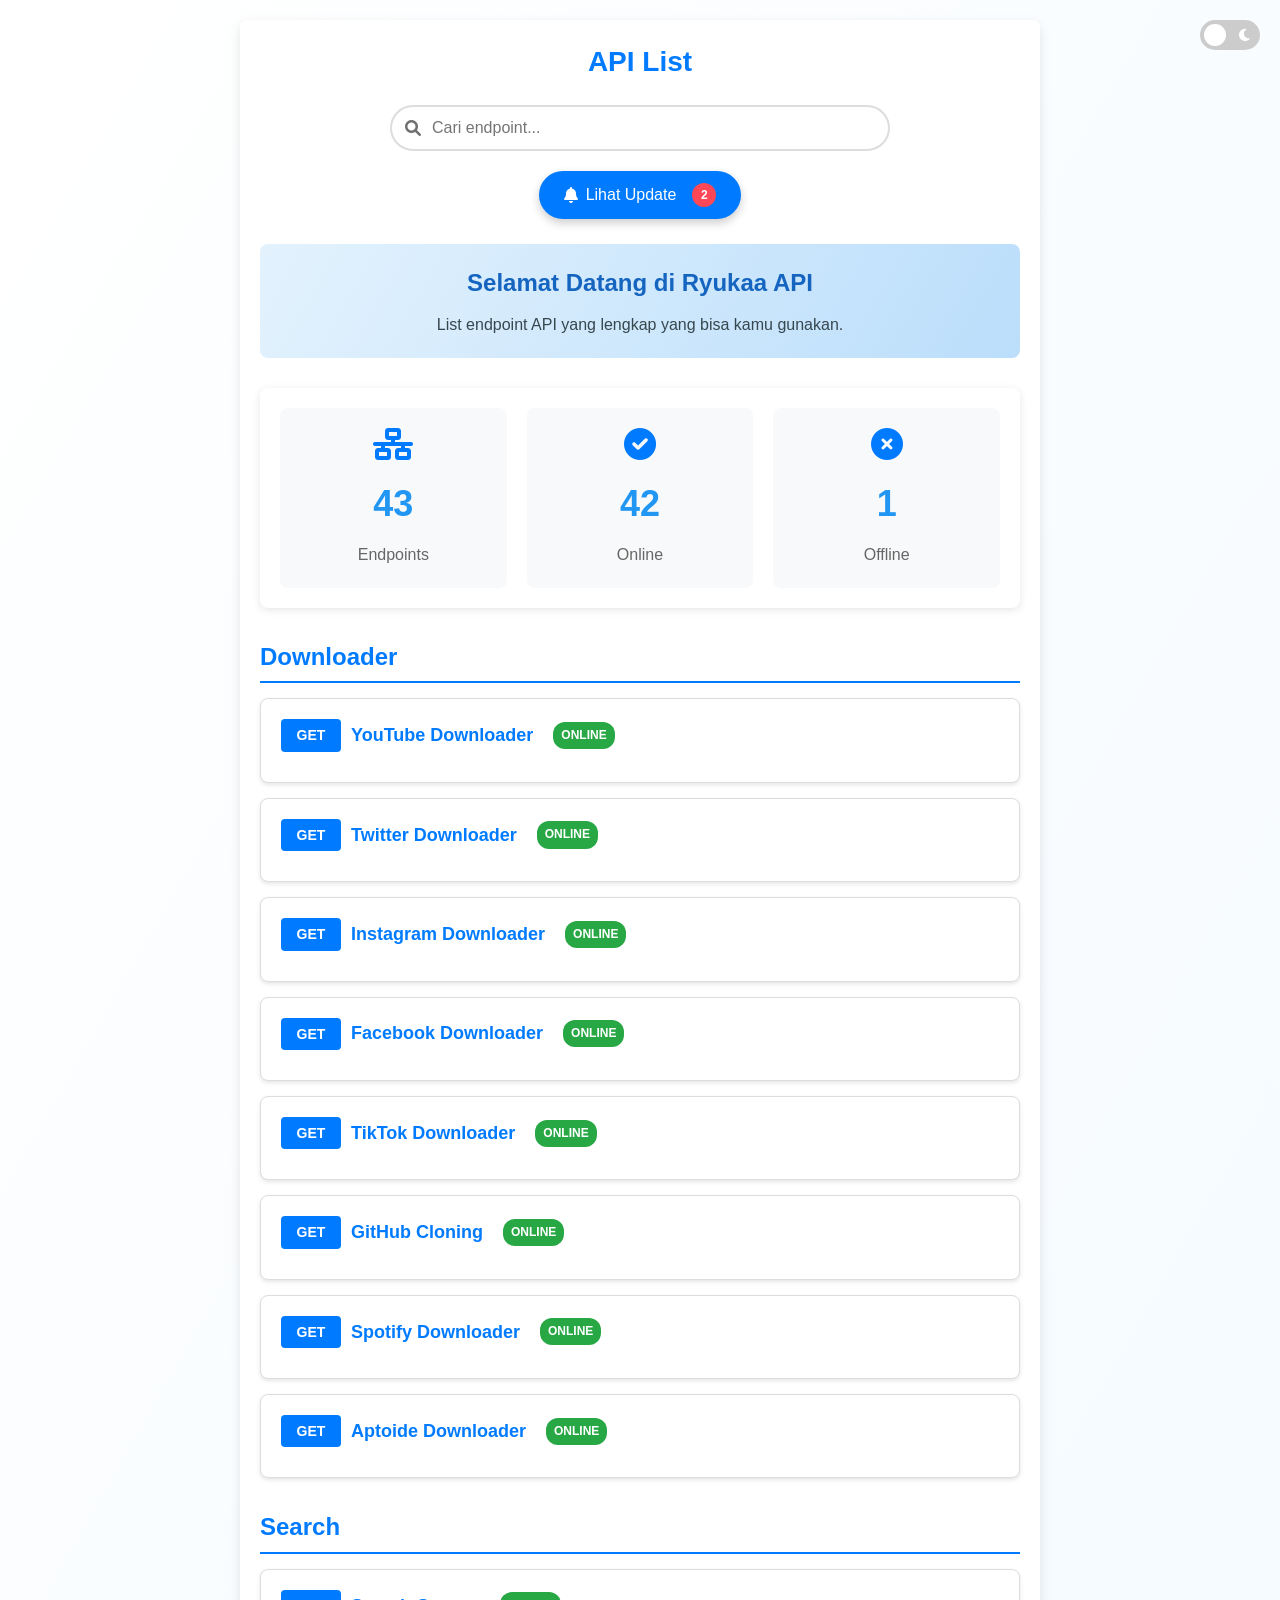
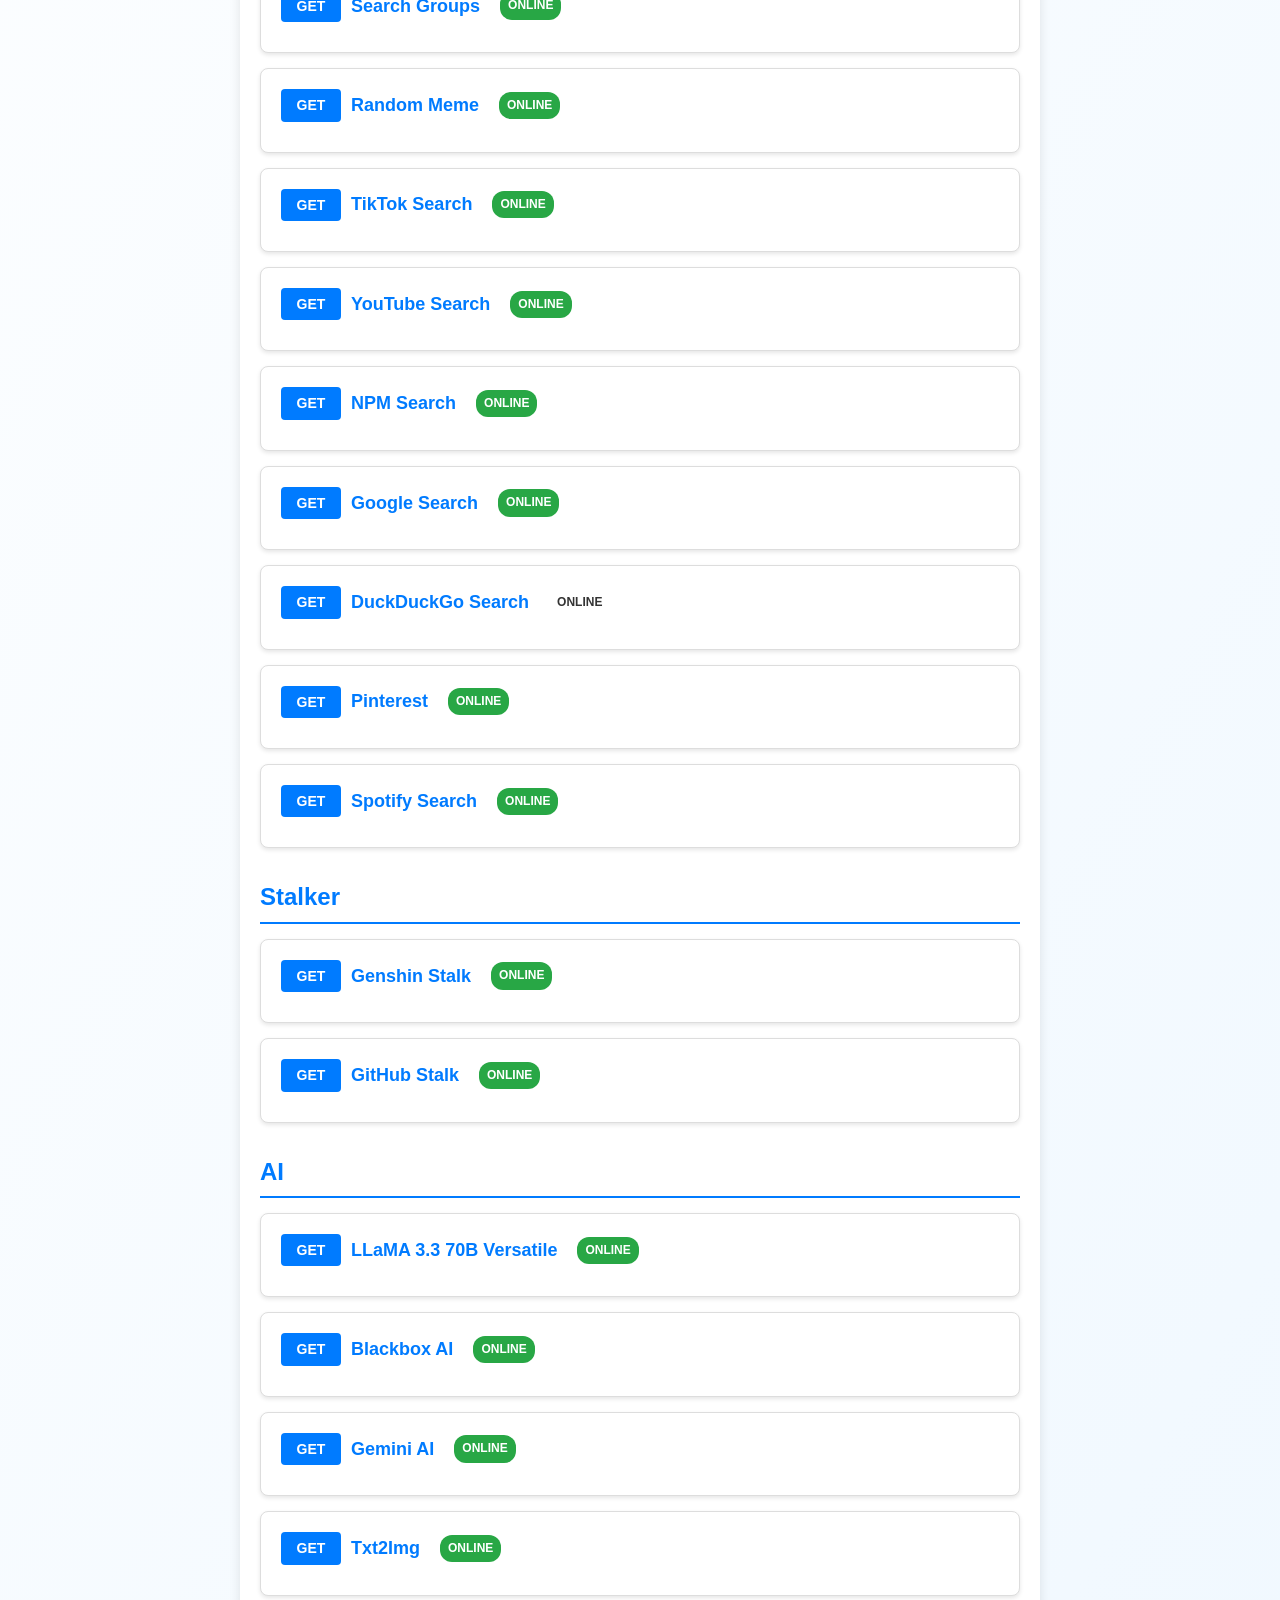
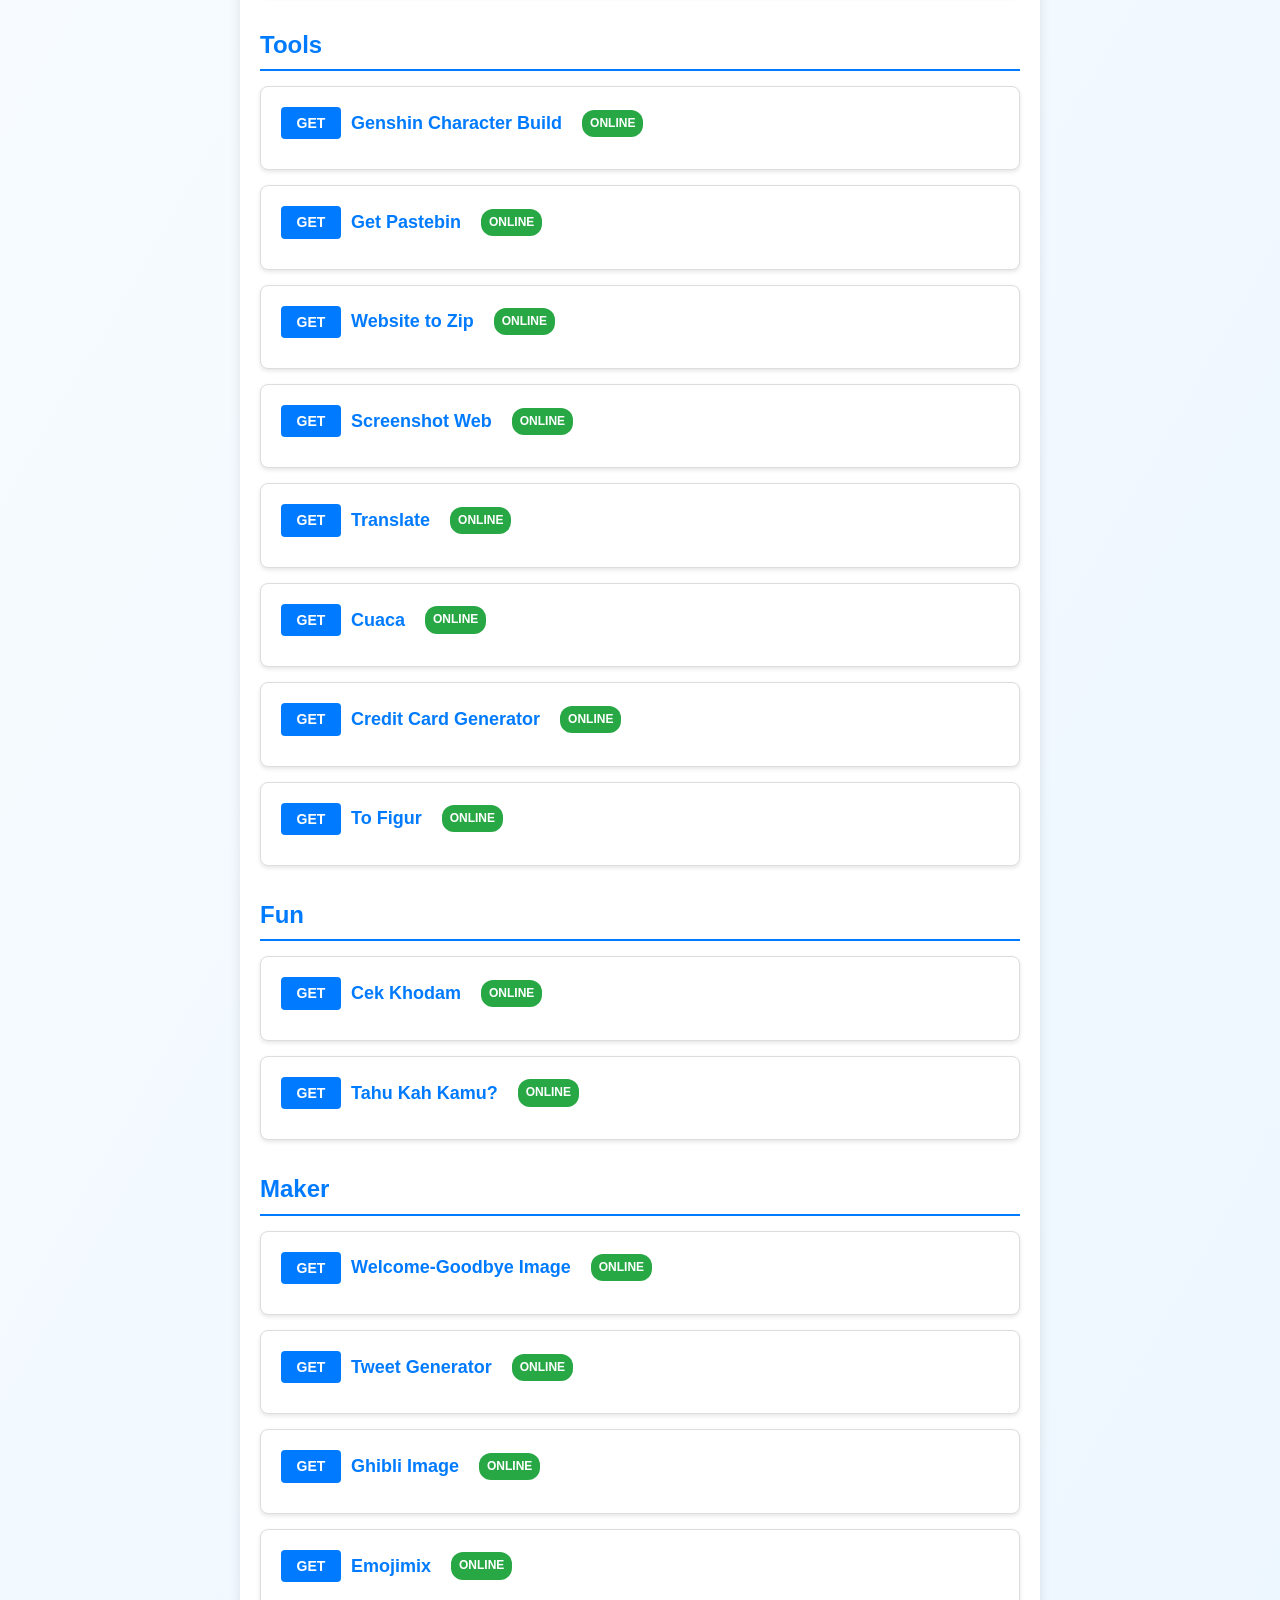
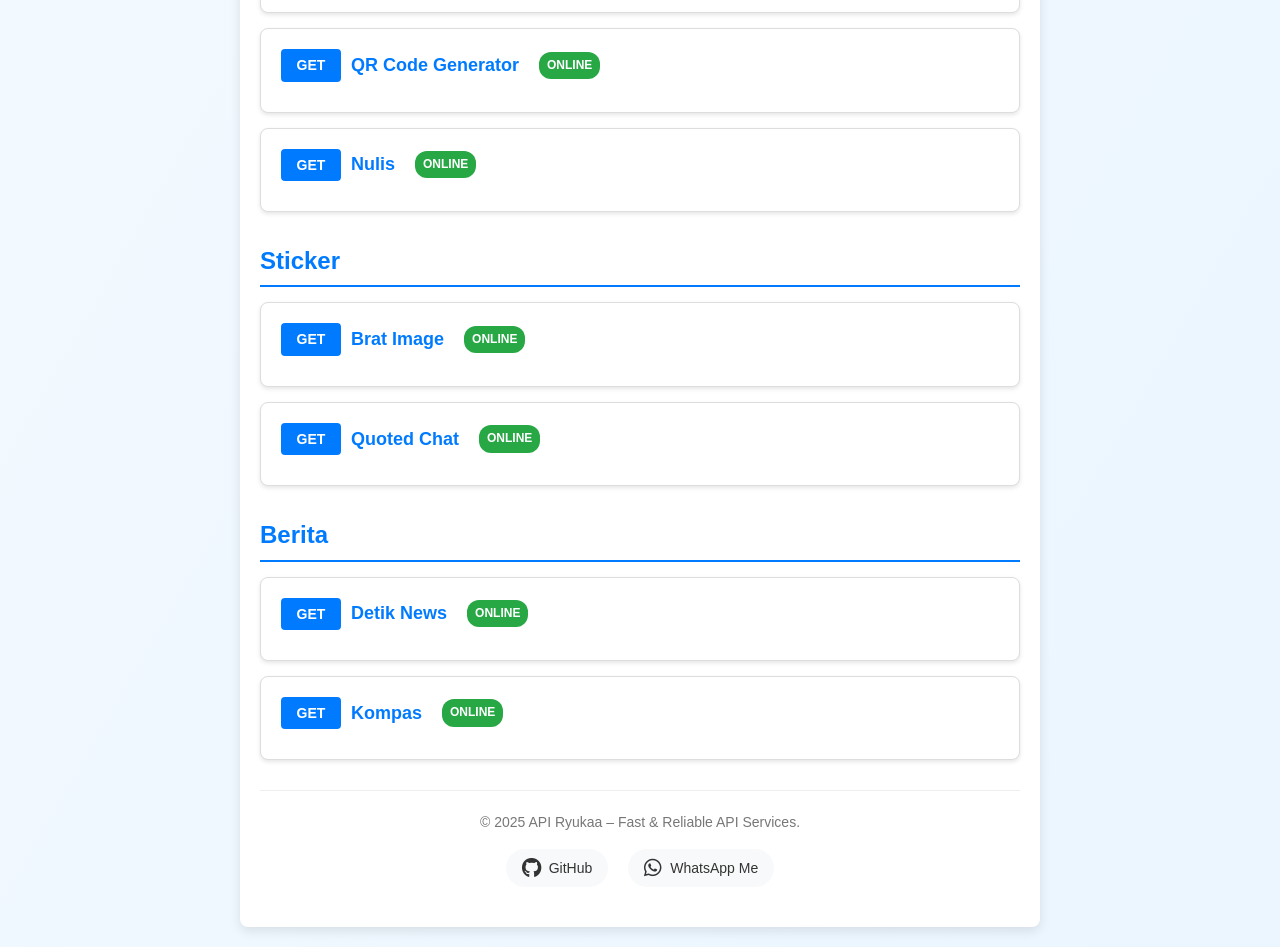
<file: public/index.html>
<!DOCTYPE html>
<html lang="id">
<head>
    <meta charset="UTF-8">
    <meta name="viewport" content="width=device-width, initial-scale=1.0">

    <title>Ryukaa API - Fast & Reliable</title>
    <meta name="description" content="Dokumentasi lengkap API dari Ryukaa. Cepat, aman, dan terpercaya. Coba berbagai endpoint sekarang!">
    <meta name="robots" content="index, follow">

    <meta property="og:title" content="Ryukaa API - Fast & Reliable">
    <meta property="og:description" content="Dokumentasi lengkap API dari Ryukaa. Cepat, aman, dan terpercaya!">
    <meta property="og:image" content="https://files.catbox.moe/2ybrj7.jpg">
    <meta property="og:url" content="https://api.Ryukaa.my.id">
    <meta property="og:type" content="website">

    <script type="application/ld+json">
        {
            "@context": "https://schema.org",
            "@type": "WebSite",
            "name": "Ryukaa API",
            "url": "https://api-ryukaa.vercel.app",
            "description": "Dokumentasi lengkap dan realtime dari Ryukaa API. Aman, cepat, dan terpercaya.",
            "publisher": {
                "@type": "Organization",
                "name": "Ryukaa"
            }
        }
    </script>

    <link rel="apple-touch-icon" sizes="180x180" href="/favicon/apple-touch-icon.png">
    <link rel="icon" type="image/png" sizes="32x32" href="/favicon/favicon-32x32.png">
    <link rel="icon" type="image/png" sizes="16x16" href="/favicon/favicon-16x16.png">
    <link rel="manifest" href="/favicon/site.webmanifest">

    <link rel="stylesheet"
          href="https://cdnjs.cloudflare.com/ajax/libs/font-awesome/6.0.0-beta3/css/all.min.css">
    <link rel="stylesheet" href="styles.css">
</head>

<body>

    <div class="loading-screen">
        <div class="loading-content">
            <div class="loading-spinner"></div>
            <div class="loading-text">Loading Ryukaa API...</div>
        </div>
    </div>

    <div class="menu-btn">
        <div class="bar"></div>
        <div class="bar"></div>
        <div class="bar"></div>
    </div>

    <div class="category-panel">
        <div class="panel-header">
            <h3>Kategori API</h3>
            <span class="close-btn">×</span>
        </div>
        <div class="category-list"></div>
    </div>

    <div class="changelog-popup" id="changelogPopup">
        <div class="popup-content">
            <div class="popup-header">
                <h3>Update Terbaru</h3>
                <span class="close-popup">×</span>
            </div>
            <div class="popup-body" id="changelogList"></div>
            <div class="popup-footer">
                <button id="markAsRead">Tandai Sudah Dibaca</button>
            </div>
        </div>
    </div>

    <div class="container">

        <h1>API List</h1>

        <div class="search-container">
            <input type="text" id="search-input" placeholder="Cari endpoint...">
            <i class="fas fa-search"></i>
        </div>

        <div class="changelog-btn-container">
            <button id="showChangelog" class="changelog-btn">
                <i class="fas fa-bell"></i>
                Lihat Update
                <span class="notification-badge">3</span>
            </button>
        </div>

        <div class="welcome-section">
            <h2>Selamat Datang di Ryukaa API</h2>
            <p>List endpoint API yang lengkap yang bisa kamu gunakan.</p>
        </div>

        <div class="statistics">
            <div class="stat-item">
                <i class="fas fa-network-wired"></i>
                <span id="total-endpoints">0</span>
                <p>Endpoints</p>
            </div>

            <div class="stat-item">
                <i class="fas fa-check-circle"></i>
                <span id="online-endpoints">0</span>
                <p>Online</p>
            </div>

            <div class="stat-item">
                <i class="fas fa-times-circle"></i>
                <span id="offline-endpoints">0</span>
                <p>Offline</p>
            </div>
        </div>

        <div id="api-categories"></div>

        <footer>
            <div class="footer-content">
                <div class="copyright">
                    © 2025 API Ryukaa – Fast & Reliable API Services.
                </div>

                <div class="social-links">
                    <a href="https://github.com/RyanGanteng" target="_blank" class="social-link">
                        <i class="fab fa-github"></i>
                        <span>GitHub</span>
                    </a>

                    <a href="https://wa.me/6283830161554?text=hai%20ganteng" target="_blank" class="social-link">
                        <i class="fab fa-whatsapp"></i>
                        <span>WhatsApp Me</span>
                    </a>
                </div>
            </div>
        </footer>

    </div>

    <div class="api-modal" id="apiModal">
        <div class="modal-content">

            <div class="modal-header">
                <h3 id="modalTitle">API Tester</h3>
                <span class="close-modal">×</span>
            </div>

            <div class="modal-body">

                <div class="tester-controls">
                    <select class="tester-method">
                        <option value="GET">GET</option>
                    </select>

                    <input type="text" class="tester-url" placeholder="API Endpoint...">

                    <button class="send-btn">
                        <i class="fas fa-paper-plane"></i> Send Request
                    </button>
                </div>

                <div class="params-container"></div>

                <div class="response-container">
                    <div class="response-meta">
                        <div class="response-status"></div>
                        <div class="response-time"></div>
                    </div>

                    <div class="response-output">

                        <div class="loading-indicator">
                            <div class="loading-spinner"></div>
                            <span class="loading-text">Memproses permintaan...</span>
                        </div>

                        <div class="response-content"></div>

                    </div>
                </div>

            </div>

        </div>
    </div>

    <script src="script.js"></script>

</body>
</html>
</file>
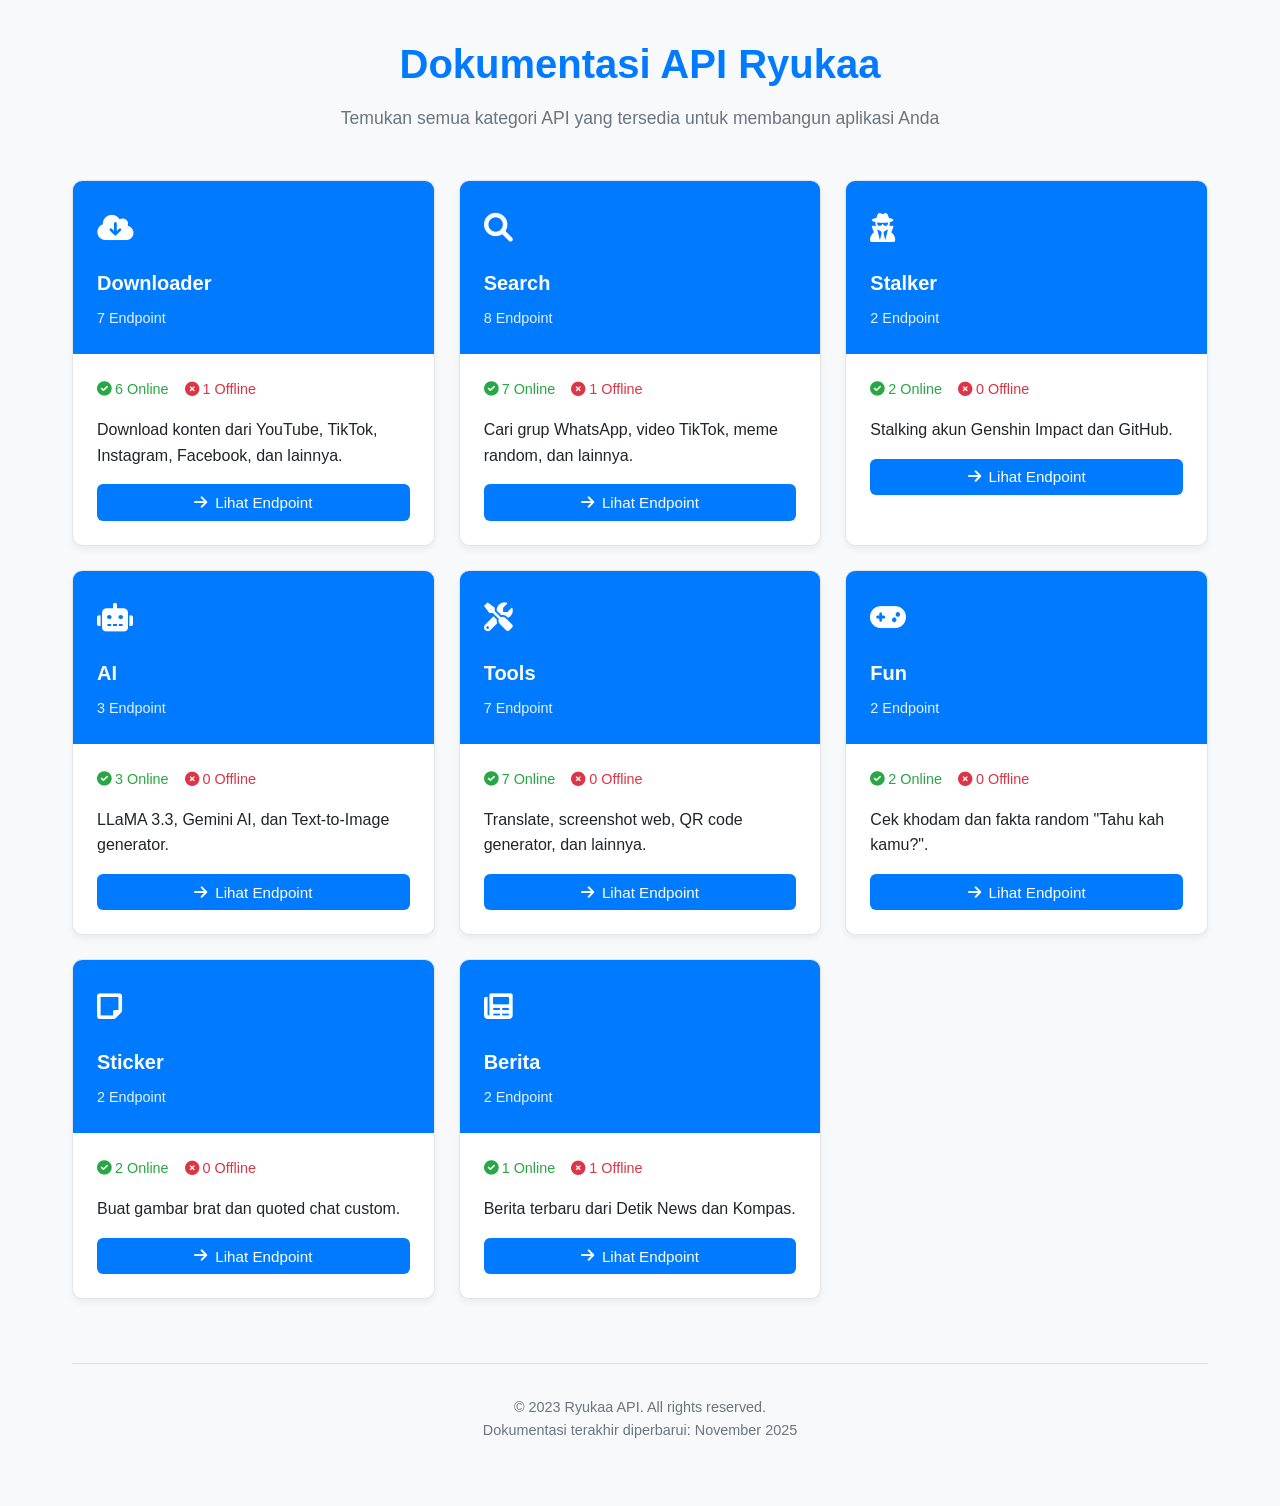
<file: public/documentation.html>
<!DOCTYPE html>
<html lang="id">
<head>
    <meta charset="UTF-8">
    <meta name="viewport" content="width=device-width, initial-scale=1.0">
    <title>Dokumentasi API | Ryukaa</title>
    <link rel="stylesheet" href="https://cdnjs.cloudflare.com/ajax/libs/font-awesome/6.0.0-beta3/css/all.min.css">
    <style>
        :root {
            --primary: #007bff;
            --primary-dark: #0056b3;
            --primary-light: #e7f1ff;
            --dark: #212529;
            --light: #f8f9fa;
            --gray: #6c757d;
            --success: #28a745;
            --danger: #dc3545;
            --white: #ffffff;
        }

        * {
            margin: 0;
            padding: 0;
            box-sizing: border-box;
        }

        body {
            font-family: 'Segoe UI', Tahoma, Geneva, Verdana, sans-serif;
            background-color: var(--light);
            color: var(--dark);
            line-height: 1.6;
        }

        .container {
            max-width: 1200px;
            margin: 0 auto;
            padding: 2rem;
        }

        header {
            text-align: center;
            margin-bottom: 3rem;
            position: relative;
        }

        h1 {
            font-size: 2.5rem;
            color: var(--primary);
            margin-bottom: 0.5rem;
        }

        .subtitle {
            color: var(--gray);
            font-size: 1.1rem;
            max-width: 600px;
            margin: 0 auto;
        }

        .category-grid {
            display: grid;
            grid-template-columns: repeat(auto-fill, minmax(280px, 1fr));
            gap: 1.5rem;
            margin-top: 2rem;
        }

        .category-card {
            background: var(--white);
            border-radius: 10px;
            overflow: hidden;
            box-shadow: 0 4px 6px rgba(0, 0, 0, 0.05);
            transition: all 0.3s ease;
            border: 1px solid rgba(0, 0, 0, 0.1);
        }

        .category-card:hover {
            transform: translateY(-5px);
            box-shadow: 0 10px 15px rgba(0, 0, 0, 0.1);
        }

        .category-header {
            padding: 1.5rem;
            background: var(--primary);
            color: white;
            position: relative;
        }

        .category-icon {
            font-size: 1.8rem;
            margin-bottom: 1rem;
            color: white;
        }

        .category-title {
            font-size: 1.25rem;
            font-weight: 600;
            margin-bottom: 0.5rem;
        }

        .category-count {
            font-size: 0.9rem;
            opacity: 0.9;
        }

        .category-body {
            padding: 1.5rem;
        }

        .endpoint-count {
            display: flex;
            align-items: center;
            margin-bottom: 1rem;
            font-size: 0.9rem;
        }

        .online-count {
            color: var(--success);
            font-weight: 500;
            margin-right: 1rem;
        }

        .offline-count {
            color: var(--danger);
            font-weight: 500;
        }

        .view-btn {
            display: inline-flex;
            align-items: center;
            padding: 0.6rem 1.2rem;
            background: var(--primary);
            color: white;
            border-radius: 6px;
            text-decoration: none;
            font-weight: 500;
            transition: all 0.2s ease;
            border: none;
            cursor: pointer;
            width: 100%;
            justify-content: center;
            margin-top: 1rem;
            font-size: 0.95rem;
        }

        .view-btn:hover {
            background: var(--primary-dark);
            transform: translateY(-2px);
            box-shadow: 0 4px 8px rgba(0, 0, 0, 0.1);
        }

        .view-btn i {
            margin-right: 0.5rem;
        }

        footer {
            text-align: center;
            margin-top: 4rem;
            padding: 2rem 0;
            color: var(--gray);
            font-size: 0.9rem;
            border-top: 1px solid rgba(0, 0, 0, 0.1);
        }

        /* Animations */
        @keyframes fadeIn {
            from { opacity: 0; transform: translateY(20px); }
            to { opacity: 1; transform: translateY(0); }
        }

        .category-card {
            animation: fadeIn 0.5s ease forwards;
            opacity: 0;
        }

        .category-card:nth-child(1) { animation-delay: 0.1s; }
        .category-card:nth-child(2) { animation-delay: 0.2s; }
        .category-card:nth-child(3) { animation-delay: 0.3s; }
        .category-card:nth-child(4) { animation-delay: 0.4s; }
        .category-card:nth-child(5) { animation-delay: 0.5s; }
        .category-card:nth-child(6) { animation-delay: 0.6s; }
        .category-card:nth-child(7) { animation-delay: 0.7s; }
        .category-card:nth-child(8) { animation-delay: 0.8s; }

        /* Responsive */
        @media (max-width: 768px) {
            .container {
                padding: 1.5rem;
            }
            
            h1 {
                font-size: 2rem;
            }
            
            .category-grid {
                grid-template-columns: 1fr;
            }
        }
    </style>
</head>
<body>
    <div class="container">
        <header>
            <h1>Dokumentasi API Ryukaa</h1>
            <p class="subtitle">Temukan semua kategori API yang tersedia untuk membangun aplikasi Anda</p>
        </header>

        <div class="category-grid">
            <!-- Downloader -->
            <div class="category-card">
                <div class="category-header">
                    <div class="category-icon">
                        <i class="fas fa-cloud-download-alt"></i>
                    </div>
                    <h3 class="category-title">Downloader</h3>
                    <div class="category-count">7 Endpoint</div>
                </div>
                <div class="category-body">
                    <div class="endpoint-count">
                        <span class="online-count"><i class="fas fa-check-circle"></i> 6 Online</span>
                        <span class="offline-count"><i class="fas fa-times-circle"></i> 1 Offline</span>
                    </div>
                    <p>Download konten dari YouTube, TikTok, Instagram, Facebook, dan lainnya.</p>
                    <button class="view-btn" onclick="showCategory('downloader')">
                        <i class="fas fa-arrow-right"></i> Lihat Endpoint
                    </button>
                </div>
            </div>

            <!-- Search -->
            <div class="category-card">
                <div class="category-header">
                    <div class="category-icon">
                        <i class="fas fa-search"></i>
                    </div>
                    <h3 class="category-title">Search</h3>
                    <div class="category-count">8 Endpoint</div>
                </div>
                <div class="category-body">
                    <div class="endpoint-count">
                        <span class="online-count"><i class="fas fa-check-circle"></i> 7 Online</span>
                        <span class="offline-count"><i class="fas fa-times-circle"></i> 1 Offline</span>
                    </div>
                    <p>Cari grup WhatsApp, video TikTok, meme random, dan lainnya.</p>
                    <button class="view-btn" onclick="showCategory('search')">
                        <i class="fas fa-arrow-right"></i> Lihat Endpoint
                    </button>
                </div>
            </div>

            <!-- Stalker -->
            <div class="category-card">
                <div class="category-header">
                    <div class="category-icon">
                        <i class="fas fa-user-secret"></i>
                    </div>
                    <h3 class="category-title">Stalker</h3>
                    <div class="category-count">2 Endpoint</div>
                </div>
                <div class="category-body">
                    <div class="endpoint-count">
                        <span class="online-count"><i class="fas fa-check-circle"></i> 2 Online</span>
                        <span class="offline-count"><i class="fas fa-times-circle"></i> 0 Offline</span>
                    </div>
                    <p>Stalking akun Genshin Impact dan GitHub.</p>
                    <button class="view-btn" onclick="showCategory('stalker')">
                        <i class="fas fa-arrow-right"></i> Lihat Endpoint
                    </button>
                </div>
            </div>

            <!-- AI -->
            <div class="category-card">
                <div class="category-header">
                    <div class="category-icon">
                        <i class="fas fa-robot"></i>
                    </div>
                    <h3 class="category-title">AI</h3>
                    <div class="category-count">3 Endpoint</div>
                </div>
                <div class="category-body">
                    <div class="endpoint-count">
                        <span class="online-count"><i class="fas fa-check-circle"></i> 3 Online</span>
                        <span class="offline-count"><i class="fas fa-times-circle"></i> 0 Offline</span>
                    </div>
                    <p>LLaMA 3.3, Gemini AI, dan Text-to-Image generator.</p>
                    <button class="view-btn" onclick="showCategory('ai')">
                        <i class="fas fa-arrow-right"></i> Lihat Endpoint
                    </button>
                </div>
            </div>

            <!-- Tools -->
            <div class="category-card">
                <div class="category-header">
                    <div class="category-icon">
                        <i class="fas fa-tools"></i>
                    </div>
                    <h3 class="category-title">Tools</h3>
                    <div class="category-count">7 Endpoint</div>
                </div>
                <div class="category-body">
                    <div class="endpoint-count">
                        <span class="online-count"><i class="fas fa-check-circle"></i> 7 Online</span>
                        <span class="offline-count"><i class="fas fa-times-circle"></i> 0 Offline</span>
                    </div>
                    <p>Translate, screenshot web, QR code generator, dan lainnya.</p>
                    <button class="view-btn" onclick="showCategory('tools')">
                        <i class="fas fa-arrow-right"></i> Lihat Endpoint
                    </button>
                </div>
            </div>

            <!-- Fun -->
            <div class="category-card">
                <div class="category-header">
                    <div class="category-icon">
                        <i class="fas fa-gamepad"></i>
                    </div>
                    <h3 class="category-title">Fun</h3>
                    <div class="category-count">2 Endpoint</div>
                </div>
                <div class="category-body">
                    <div class="endpoint-count">
                        <span class="online-count"><i class="fas fa-check-circle"></i> 2 Online</span>
                        <span class="offline-count"><i class="fas fa-times-circle"></i> 0 Offline</span>
                    </div>
                    <p>Cek khodam dan fakta random "Tahu kah kamu?".</p>
                    <button class="view-btn" onclick="showCategory('fun')">
                        <i class="fas fa-arrow-right"></i> Lihat Endpoint
                    </button>
                </div>
            </div>

            <!-- Sticker -->
            <div class="category-card">
                <div class="category-header">
                    <div class="category-icon">
                        <i class="fas fa-sticky-note"></i>
                    </div>
                    <h3 class="category-title">Sticker</h3>
                    <div class="category-count">2 Endpoint</div>
                </div>
                <div class="category-body">
                    <div class="endpoint-count">
                        <span class="online-count"><i class="fas fa-check-circle"></i> 2 Online</span>
                        <span class="offline-count"><i class="fas fa-times-circle"></i> 0 Offline</span>
                    </div>
                    <p>Buat gambar brat dan quoted chat custom.</p>
                    <button class="view-btn" onclick="showCategory('sticker')">
                        <i class="fas fa-arrow-right"></i> Lihat Endpoint
                    </button>
                </div>
            </div>

            <!-- Berita -->
            <div class="category-card">
                <div class="category-header">
                    <div class="category-icon">
                        <i class="fas fa-newspaper"></i>
                    </div>
                    <h3 class="category-title">Berita</h3>
                    <div class="category-count">2 Endpoint</div>
                </div>
                <div class="category-body">
                    <div class="endpoint-count">
                        <span class="online-count"><i class="fas fa-check-circle"></i> 1 Online</span>
                        <span class="offline-count"><i class="fas fa-times-circle"></i> 1 Offline</span>
                    </div>
                    <p>Berita terbaru dari Detik News dan Kompas.</p>
                    <button class="view-btn" onclick="showCategory('berita')">
                        <i class="fas fa-arrow-right"></i> Lihat Endpoint
                    </button>
                </div>
            </div>
        </div>

        <footer>
            <p>© 2023 Ryukaa API. All rights reserved.</p>
            <p>Dokumentasi terakhir diperbarui: November 2025</p>
        </footer>
    </div>

    <script>
        function showCategory(category) {
            // Redirect ke halaman utama dengan hash category
            window.location.href = `/#${category}`;
            
            // Atau bisa diubah untuk menampilkan modal jika diperlukan
            // console.log(`Menampilkan kategori: ${category}`);
        }

        // Animasi hover card
        document.querySelectorAll('.category-card').forEach(card => {
            card.addEventListener('mouseenter', function() {
                this.style.boxShadow = '0 10px 20px rgba(0, 0, 0, 0.15)';
            });
            
            card.addEventListener('mouseleave', function() {
                this.style.boxShadow = '0 4px 6px rgba(0, 0, 0, 0.05)';
            });
        });
    </script>
</body>
</html>
</file>
<file: public/styles.css>
:root {
    --primary-color: #007bff;
    --primary-hover: #0056b3;
    --text-color: #333;
    --background-color: #ffffff;
    --background-gradient-start: #ffffff;
    --background-gradient-middle: #d6ecff;
    --background-gradient-end: #ffffff;
    --container-bg: #fff;
    --container-shadow: rgba(0, 0, 0, 0.1);
    --item-border: #ddd;
    --item-hover-shadow: rgba(0, 0, 0, 0.2);
    --description-bg: #f9f9f9;
    --endpoint-bg: #f1f1f1;
    --endpoint-color: #333;
    --footer-border: #eee;
    --social-bg: #f8f9fa;
    --social-color: #333;
    --wave-color-1: rgba(220, 240, 255, 0.6);
    --wave-color-2: rgba(200, 230, 255, 0.8);
    --wave-color-3: rgba(180, 220, 255, 0.9);
    --stat-bg: #f8f9fa;
    --stat-color: #2196f3;
    --stat-text: #666;
    --welcome-bg: linear-gradient(120deg, #e3f2fd, #bbdefb);
    --welcome-title: #1565c0;
    --welcome-text: #37474f;
    --copyright-color: #777;
}

.dark-theme {
    --primary-color: #2196f3;
    --primary-hover: #64b5f6;
    --text-color: #e0e0e0;
    --background-color: #121212;
    --background-gradient-start: #121212;
    --background-gradient-middle: #1f2937;
    --background-gradient-end: #121212;
    --container-bg: #1e1e1e;
    --container-shadow: rgba(0, 0, 0, 0.3);
    --item-border: #333;
    --item-hover-shadow: rgba(0, 0, 0, 0.5);
    --description-bg: #252525;
    --endpoint-bg: #2a2a2a;
    --endpoint-color: #e0e0e0;
    --footer-border: #333;
    --social-bg: #252525;
    --social-color: #e0e0e0;
    --wave-color-1: rgba(33, 150, 243, 0.2);
    --wave-color-2: rgba(33, 150, 243, 0.15);
    --wave-color-3: rgba(33, 150, 243, 0.1);
    --stat-bg: #252525;
    --stat-color: #64b5f6;
    --stat-text: #bdbdbd;
    --welcome-bg: linear-gradient(120deg, #1a237e, #0d47a1);
    --welcome-title: #90caf9;
    --welcome-text: #e1f5fe;
    --copyright-color: #aaa;
}

* {
    margin: 0;
    padding: 0;
    box-sizing: border-box;
    font-family: 'Segoe UI', Tahoma, Geneva, Verdana, sans-serif;
    transition: background-color 0.3s, color 0.3s, border-color 0.3s, box-shadow 0.3s;
}

body {
    background: linear-gradient(120deg, var(--background-gradient-start), var(--background-gradient-middle), var(--background-gradient-end));
    background-size: 400% 400%; /* Perbesar ukuran gradasi */
    color: var(--text-color);
    line-height: 1.6;
    padding: 20px;
    font-family: Arial, sans-serif;
    position: relative;
    min-height: 100vh;
    animation: gradientBackground 10s ease infinite; /* Animasi gradasi */
}

@keyframes gradientBackground {
    0% {
        background-position: 0% 50%; /* Posisi awal gradasi */
    }
    50% {
        background-position: 100% 50%; /* Posisi tengah gradasi */
    }
    100% {
        background-position: 0% 50%; /* Kembali ke posisi awal */
    }
}

/* Loading Screen Styles */
.loading-screen {
    position: fixed;
    top: 0;
    left: 0;
    width: 100%;
    height: 100%;
    background-color: var(--container-bg);
    display: flex;
    justify-content: center;
    align-items: center;
    z-index: 9999;
    opacity: 1;
    transition: opacity 0.5s ease;
}

.loading-screen.hidden {
    opacity: 0;
    pointer-events: none;
}

.loading-content {
    text-align: center;
}

.loading-spinner {
    width: 50px;
    height: 50px;
    border: 5px solid var(--primary-color);
    border-top-color: transparent;
    border-radius: 50%;
    animation: spin 1s linear infinite;
    margin: 0 auto 20px;
}

.loading-text {
    font-size: 18px;
    color: var(--text-color);
    font-weight: 500;
}

@keyframes spin {
    to {
        transform: rotate(360deg);
    }
}

/* Tombol Hamburger */
.menu-btn {
  position: fixed;
  left: 20px;
  top: 20px;
  z-index: 1000;
  cursor: pointer;
  background: var(--container-bg);
  padding: 12px;
  border-radius: 8px;
  box-shadow: 0 2px 5px var(--container-shadow);
  display: none; /* Sembunyikan di desktop */
}

.menu-btn .bar {
  width: 25px;
  height: 3px;
  background: var(--primary-color);
  margin: 4px 0;
  transition: 0.3s;
}

/* Panel Kategori */
.category-panel {
  position: fixed;
  left: -300px;
  top: 0;
  width: 280px;
  height: 100%;
  background: var(--container-bg);
  box-shadow: 2px 0 5px var(--container-shadow);
  transition: 0.3s;
  z-index: 9999;
  overflow-y: auto;
}

.category-panel.active {
  left: 0;
}

.panel-header {
  display: flex;
  justify-content: space-between;
  align-items: center;
  padding: 20px;
  border-bottom: 1px solid var(--item-border);
}

.panel-header h3 {
  color: var(--primary-color);
  margin: 0;
}

.close-btn {
  font-size: 24px;
  cursor: pointer;
  color: var(--text-color);
}

.category-list {
  padding: 15px;
}

.category-link {
  display: block;
  padding: 12px;
  margin: 8px 0;
  border-radius: 6px;
  color: var(--text-color);
  text-decoration: none;
  background: var(--description-bg);
  transition: 0.2s;
}

.category-link:hover {
  background: var(--primary-color);
  color: white;
  transform: translateX(5px);
}

@media (max-width: 768px) {
  .menu-btn {
    display: block;
  }
}

html {
  scroll-behavior: smooth;
}

.wave-container {
    position: fixed;
    bottom: 0;
    left: 0;
    width: 100%;
    height: 20%;
    overflow: hidden;
    pointer-events: none;
    z-index: -1; /* Pastikan wave di belakang konten */
}

.wave {
    position: absolute;
    width: 200%;
    height: 100%;
    background: var(--wave-color-1);
    opacity: 0.8;
    transform: translateY(10px);
    animation: waveMove 6s linear infinite alternate;
}

.wave:nth-child(2) {
    background: var(--wave-color-2);
    height: 120%;
    animation-duration: 8s;
}

.wave:nth-child(3) {
    background: var(--wave-color-3);
    height: 140%;
    animation-duration: 10s;
}

@keyframes waveMove {
    0% { transform: translateX(-10%) translateY(10px); }
    100% { transform: translateX(10%) translateY(-10px); }
}

.container {
    max-width: 800px;
    margin: 0 auto;
    padding: 20px;
    background: var(--container-bg);
    border-radius: 8px;
    box-shadow: 0 4px 12px var(--container-shadow);
}

h1 {
    font-size: 28px;
    margin-bottom: 20px;
    color: var(--primary-color);
    text-align: center;
}

/* Changelog Button */
.changelog-btn-container {
    text-align: center;
    margin: 15px 0 25px;
}

.changelog-btn {
    background: var(--primary-color);
    color: white;
    border: none;
    border-radius: 25px;
    padding: 12px 25px;
    font-size: 16px;
    cursor: pointer;
    display: inline-flex;
    align-items: center;
    gap: 8px;
    transition: all 0.3s ease;
    box-shadow: 0 4px 10px rgba(0, 0, 0, 0.2);
}

.changelog-btn:hover {
    background: var(--primary-hover);
    transform: translateY(-2px);
    box-shadow: 0 6px 15px rgba(0, 0, 0, 0.25);
}

.notification-badge {
    background: #ff4757;
    color: white;
    border-radius: 50%;
    width: 24px;
    height: 24px;
    display: inline-flex;
    align-items: center;
    justify-content: center;
    font-size: 12px;
    font-weight: bold;
    margin-left: 8px;
}

/* Changelog Popup */
.changelog-popup {
    display: none;
    position: fixed;
    top: 0;
    left: 0;
    width: 100%;
    height: 100%;
    background: rgba(0, 0, 0, 0.7);
    z-index: 10000;
    align-items: center;
    justify-content: center;
}

.changelog-popup.active {
    display: flex;
}

.popup-content {
    background: var(--container-bg);
    border-radius: 12px;
    width: 90%;
    max-width: 500px;
    max-height: 80vh;
    display: flex;
    flex-direction: column;
    box-shadow: 0 10px 40px rgba(0, 0, 0, 0.2);
    overflow: hidden;
}

.popup-header {
    padding: 18px 24px;
    border-bottom: 1px solid var(--item-border);
    display: flex;
    justify-content: space-between;
    align-items: center;
    background: var(--primary-color);
    color: white;
}

.popup-header h3 {
    margin: 0;
    font-size: 1.3rem;
    font-weight: 600;
    color: white;
}

.close-popup {
    font-size: 24px;
    cursor: pointer;
    color: white;
    transition: transform 0.2s;
    padding: 4px;
}

.close-popup:hover {
    transform: scale(1.1);
}

.popup-body {
    padding: 20px;
    overflow-y: auto;
    flex-grow: 1;
}

.changelog-item {
    padding: 15px 0;
    border-bottom: 1px solid var(--item-border);
}

.changelog-item:last-child {
    border-bottom: none;
}

.changelog-date {
    font-weight: bold;
    color: var(--primary-color);
    margin-bottom: 5px;
}

.changelog-updates {
    padding-left: 20px;
}

.changelog-updates li {
    margin-bottom: 8px;
    line-height: 1.5;
}

.popup-footer {
    padding: 15px;
    border-top: 1px solid var(--item-border);
    text-align: center;
}

#markAsRead {
    padding: 10px 20px;
    background: var(--primary-color);
    color: white;
    border: none;
    border-radius: 5px;
    cursor: pointer;
    transition: all 0.3s ease;
}

#markAsRead:hover {
    background: var(--primary-hover);
}
   
   
/* Search Container */
.search-container {
  position: relative;
  margin: 20px auto;
  max-width: 500px;
}

#search-input {
  width: 100%;
  padding: 12px 20px;
  padding-left: 40px;
  border: 2px solid var(--item-border);
  border-radius: 25px;
  font-size: 16px;
  background: var(--container-bg);
  color: var(--text-color);
  outline: none;
  transition: border 0.3s;
}

#search-input:focus {
  border-color: var(--primary-color);
}

.search-container i {
  position: absolute;
  left: 15px;
  top: 50%;
  transform: translateY(-50%);
  color: var(--text-color);
  opacity: 0.7;
}

/* Gaya untuk Kategori */
.api-category {
    margin-bottom: 30px;
}

.api-category h2 {
    font-size: 24px;
    color: var(--primary-color);
    margin-bottom: 15px;
    border-bottom: 2px solid var(--primary-color);
    padding-bottom: 5px;
}

.api-list {
    display: flex;
    flex-direction: column;
    gap: 15px;
}

.api-item {
    background: var(--container-bg);
    border: 1px solid var(--item-border);
    border-radius: 8px;
    padding: 20px;
    box-shadow: 0 2px 4px var(--container-shadow);
    transition: transform 0.2s, box-shadow 0.2s;
}

.api-item:hover {
    transform: translateY(-5px);
    box-shadow: 0 4px 8px var(--item-hover-shadow);
}

.api-header {
    display: flex;
    align-items: center;
    gap: 10px;
    margin-bottom: 10px;
    cursor: pointer;
}

.api-method {
    font-size: 14px;
    font-weight: bold;
    padding: 5px 10px;
    border-radius: 4px;
    background-color: var(--primary-color);
    color: #fff;
    width: 60px;
    text-align: center;
}

/* Gaya untuk Badge Status */
.api-status-badge {
    font-size: 12px;
    font-weight: bold;
    padding: 4px 8px;
    border-radius: 12px;
    margin-left: 10px;
    text-transform: uppercase;
}

.api-status-badge.online {
    background-color: #28a745;
    color: #fff;
}

.api-status-badge.offline {
    background-color: #dc3545;
    color: #fff;
}

.api-title {
    font-size: 18px;
    font-weight: bold;
    color: var(--primary-color);
}

.api-title:hover {
    text-decoration: underline;
}

.api-description {
    margin-top: 10px;
    padding: 10px;
    background-color: var(--description-bg);
    border-left: 4px solid var(--primary-color);
    border-radius: 4px;
    display: none;
}

.api-description p {
    margin: 0;
    font-size: 14px;
    color: var(--text-color);
}

/* Container Tombol */
.api-button-container {
    display: flex;
    gap: 8px;
    margin-top: 12px;
    margin-bottom: 8px;
    flex-wrap: wrap;
    justify-content: center;
    width: 100%;
}/* CSS untuk Modal */
/* API Modal Styles */
.api-modal {
    display: none;
    position: fixed;
    top: 0;
    left: 0;
    width: 100%;
    height: 100%;
    background: rgba(0, 0, 0, 0.7);
    z-index: 10000;
    animation: modalFadeIn 0.3s ease;
    backdrop-filter: blur(4px);
}

.api-modal.active {
    display: flex;
    justify-content: center;
    align-items: center;
}

.modal-content {
    background: var(--container-bg);
    border-radius: 12px;
    width: 90%;
    max-width: 800px;
    max-height: 90vh;
    display: flex;
    flex-direction: column;
    box-shadow: 0 10px 40px rgba(0, 0, 0, 0.2);
    transform: translateY(-30px);
    opacity: 0;
    transition: all 0.3s cubic-bezier(0.175, 0.885, 0.32, 1.275);
    overflow: hidden;
}

.api-modal.active .modal-content {
    transform: translateY(0);
    opacity: 1;
}

.modal-header {
    padding: 18px 24px;
    border-bottom: 1px solid var(--item-border);
    display: flex;
    justify-content: space-between;
    align-items: center;
    background: var(--primary-color);
    color: white;
}

.modal-header h3 {
    margin: 0;
    font-size: 1.3rem;
    font-weight: 600;
    color: white;
}

.close-modal {
    font-size: 24px;
    cursor: pointer;
    color: white;
    transition: transform 0.2s;
    padding: 4px;
}

.close-modal:hover {
    transform: scale(1.1);
}

.modal-body {
    padding: 24px;
    overflow-y: auto;
    flex-grow: 1;
}

/* API Tester Controls */
.tester-controls {
    display: grid;
    grid-template-columns: 120px 1fr auto;
    gap: 12px;
    margin-bottom: 24px;
}

.tester-method {
    padding: 12px 14px;
    border: 1px solid var(--item-border);
    border-radius: 8px;
    background: var(--container-bg);
    color: var(--text-color);
    font-size: 14px;
    appearance: none;
    background-image: url("data:image/svg+xml;charset=UTF-8,%3csvg xmlns='http://www.w3.org/2000/svg' viewBox='0 0 24 24' fill='none' stroke='currentColor' stroke-width='2' stroke-linecap='round' stroke-linejoin='round'%3e%3cpolyline points='6 9 12 15 18 9'%3e%3c/polyline%3e%3c/svg%3e");
    background-repeat: no-repeat;
    background-position: right 12px center;
    background-size: 16px;
}

.tester-url {
    padding: 12px 16px;
    border: 1px solid var(--item-border);
    border-radius: 8px;
    background: var(--container-bg);
    color: var(--text-color);
    font-size: 14px;
    width: 100%;
    transition: border-color 0.2s;
}

.tester-url:focus {
    border-color: var(--primary-color);
    outline: none;
    box-shadow: 0 0 0 2px rgba(var(--primary-color-rgb), 0.1);
}

.send-btn {
    padding: 12px 24px;
    background: var(--primary-color);
    color: white;
    border: none;
    border-radius: 8px;
    cursor: pointer;
    display: flex;
    align-items: center;
    gap: 8px;
    font-weight: 500;
    transition: all 0.2s ease;
}

.send-btn:hover {
    background: var(--primary-hover);
    transform: translateY(-1px);
    box-shadow: 0 4px 12px rgba(var(--primary-color-rgb), 0.2);
}

.send-btn:active {
    transform: translateY(0);
}

/* Response Container */
.response-container {
    border: 1px solid var(--item-border);
    border-radius: 8px;
    overflow: hidden;
    background: var(--container-bg);
}

.response-meta {
    padding: 12px 16px;
    background: var(--description-bg);
    display: flex;
    justify-content: space-between;
    align-items: center;
    border-bottom: 1px solid var(--item-border);
}

.response-status {
    padding: 6px 12px;
    border-radius: 20px;
    font-size: 0.85rem;
    font-weight: 500;
}

.status-success {
    background: rgba(46, 125, 50, 0.1);
    color: #2e7d32;
}

.status-error {
    background: rgba(198, 40, 40, 0.1);
    color: #c62828;
}

.response-time {
    color: var(--text-color);
    opacity: 0.8;
    font-size: 0.85rem;
    font-family: monospace;
}

.response-output {
    padding: 20px;
    min-height: 200px;
    max-height: 50vh;
    overflow-y: auto;
    font-family: 'Fira Code', monospace;
    font-size: 14px;
    line-height: 1.6;
}

/* Image Response */
.image-response {
    text-align: center;
    margin: 16px 0;
}

.api-image-response {
    max-width: 100%;
    max-height: 400px;
    border-radius: 8px;
    box-shadow: 0 4px 16px rgba(0, 0, 0, 0.1);
    border: 1px solid var(--item-border);
}

.download-btn {
    margin-top: 12px;
    padding: 8px 16px;
    background: var(--primary-color);
    color: white;
    border: none;
    border-radius: 6px;
    cursor: pointer;
    font-size: 14px;
    display: inline-flex;
    align-items: center;
    gap: 6px;
    transition: all 0.2s;
}

.download-btn:hover {
    background: var(--primary-hover);
    transform: translateY(-1px);
    box-shadow: 0 2px 8px rgba(var(--primary-color-rgb), 0.2);
}

/* Animations */
@keyframes modalFadeIn {
    from { opacity: 0; }
    to { opacity: 1; }
}

/* Responsive Design */
@media (max-width: 768px) {
    .modal-content {
        width: 95%;
        max-height: 85vh;
    }
    
    .tester-controls {
        grid-template-columns: 1fr;
    }
    
    .send-btn {
        width: 100%;
        justify-content: center;
    }
    
    .response-output {
        max-height: 40vh;
        padding: 16px;
    }
    
    .api-image-response {
        max-height: 300px;
    }
}

@media (max-width: 480px) {
    .modal-header {
        padding: 14px 18px;
    }
    
    .modal-body {
        padding: 18px;
    }
    
    .tester-method,
    .tester-url {
        padding: 10px 12px;
    }
}

/* Di styles.css */
.params-container {
    display: grid;
    gap: 12px;
    margin: 15px 0;
}

.param-input {
    display: flex;
    flex-direction: column;
    gap: 5px;
}

.param-input label {
    font-size: 14px;
    color: var(--text-color);
    opacity: 0.9;
}

.param-input input {
    padding: 10px;
    border: 1px solid var(--item-border);
    border-radius: 6px;
    background: var(--container-bg);
    color: var(--text-color);
}

.api-description button {
    padding: 10px 20px;
    border: none;
    border-radius: 5px;
    cursor: pointer;
    font-size: 14px;
    font-weight: 500;
    transition: all 0.2s ease;
    display: flex;
    align-items: center;
    white-space: nowrap;
}

.api-description button:first-child {
    background-color: var(--primary-color);
    color: white;
}

.api-description button:last-child {
    background-color: #4CAF50;
    color: white;
}

.api-description button i {
    font-size: 14px;
    margin-right: 8px;
}

.api-description button:hover {
    transform: translateY(-2px);
    box-shadow: 0 4px 12px rgba(0,0,0,0.1);
}

.api-description button:active {
    transform: translateY(1px);
    box-shadow: none;
}

@media (max-width: 480px) {
    .api-button-container {
        flex-direction: column;
        gap: 6px;
        margin-top: 10px;
    }
    
    .api-description button {
        width: 100%;
        justify-content: center;
        padding: 12px 16px;
        font-size: 14px;
    }
    
    .api-description button i {
        margin-right: 6px;
        font-size: 13px;
    }
}

/* Contoh Response */
.api-response {
    margin: 1px 0;
    background: var(--endpoint-bg);
    border-radius: 6px;
    overflow-x: auto;
    padding: 15px;
}

.api-response strong {
    display: block;
    margin-bottom: 12px;
    color: var(--primary-color);
    font-size: 15px;
    font-weight: 600;
}

.api-response pre {
    font-family: 'Fira Code', 'Courier New', monospace;
    font-size: 14px;
    white-space: pre;
    margin: 0;
    padding: 15px;
    line-height: 1.5;
    min-width: max-content;
    display: inline-block;
    background: var(--container-bg);
    border: 1px solid var(--item-border);
    border-radius: 4px;
}

/* Scrollbar */
.api-response::-webkit-scrollbar {
    height: 8px;
    background: var(--endpoint-bg);
}

.api-response::-webkit-scrollbar-thumb {
    background: var(--primary-color);
    border-radius: 4px;
}

/* Syntax Highlighting */
.api-response .key { color: #2196F3; }
.api-response .string { color: #4CAF50; }
.api-response .number { color: #F44336; }
.api-response .boolean { color: #FF9800; }
.api-response .null { color: #9E9E9E; }

/* Dark Theme */
.dark-theme .api-response {
    background: #1e1e1e;
    border-color: #333;
}

.dark-theme .api-response pre {
    background: #121212;
}

.dark-theme .api-response .key { color: #64B5F6; }
.dark-theme .api-response .string { color: #81C784; }
.dark-theme .api-response .number { color: #EF9A9A; }
.dark-theme .api-response .boolean { color: #FFB74D; }
.dark-theme .api-response .null { color: #BDBDBD; }

/* Responsive */
@media (max-width: 768px) {
    .api-response {
        padding: 10px;
    }
    
    .api-response pre {
        font-size: 13px;
        padding: 12px;
    }
}

/* Tombol Toggle Response */
.toggle-response-btn {
    background-color: #F44336 !important;
    color: white !important;
    padding: 8px 15px !important;
    margin-top: 10px;
    border-radius: 4px;
    transition: all 0.2s ease;
    width: 100%; /* Untuk mobile */
}

.toggle-response-btn:hover {
    background-color: #F44336 !important;
    transform: translateY(-1px);
}

.toggle-response-btn i {
    margin-right: 6px;
}

.response-button-container {
    width: 100%;
    text-align: center;
    margin: 10px 0;
}

/* Dark Theme */
.dark-theme .toggle-response-btn {
    background-color: #F44336 !important;
}

.dark-theme .toggle-response-btn:hover {
    background-color: #F44336 !important;
}

/* Desktop Layout */
@media (min-width: 768px) {
    .toggle-response-btn {
        width: auto; /* Reset width mobile */
        padding: 12px 30px !important;
        border-radius: 8px;
        margin: 15px auto; /* Posisi tengah */
        display: block; /* Untuk margin auto */
    }

    .response-container {
        max-width: 700px;
        margin: 20px auto; /* Posisi tengah */
        padding: 25px;
        box-shadow: 0 2px 15px rgba(0, 0, 0, 0.05);
        position: relative;
        left: 50%;
        transform: translateX(-50%); /* Presisi tengah */
    }

    .response-container pre {
        padding: 20px;
        margin: 0 auto;
        display: block;
        width: 100%;
    }
}


.api-endpoint {
    font-family: monospace;
    color: var(--endpoint-color);
    background-color: var(--endpoint-bg);
    padding: 5px;
    border-radius: 4px;
    margin-top: 10px;
}

.api-description button {
    padding: 10px 20px;
    background-color: var(--primary-color);
    color: #fff;
    border: none;
    border-radius: 4px;
    cursor: pointer;
    font-size: 14px;
    margin-top: 10px;
}

.api-description button:hover {
    background-color: var(--primary-hover);
}

/* Footer Styling */
footer {
    margin-top: 30px;
    padding: 20px;
    border-top: 1px solid var(--footer-border);
}

.footer-content {
    display: flex;
    flex-direction: column;
    align-items: center;
    gap: 15px;
}

.copyright {
    font-size: 14px;
    color: var(--copyright-color);
    text-align: center;
}

.social-links {
    display: flex;
    gap: 20px;
    justify-content: center;
}

.social-link {
    display: flex;
    align-items: center;
    gap: 8px;
    padding: 8px 16px;
    background: var(--social-bg);
    border-radius: 20px;
    color: var(--social-color);
    text-decoration: none;
    transition: all 0.3s ease;
}

.social-link:hover {
    transform: translateY(-3px);
    box-shadow: 0 4px 8px var(--container-shadow);
}

.social-link i {
    font-size: 20px;
}

.social-link:hover i.fa-github {
    color: #333;
}

.social-link:hover i.fa-whatsapp {
    color: #25D366;
}

.social-link span {
    font-size: 14px;
    font-weight: 500;
}

/* Responsive Footer */
@media (max-width: 768px) {
    .footer-content {
        gap: 10px;
    }

    .social-links {
        flex-direction: column;
        gap: 10px;
    }

    .social-link {
        width: 100%;
        justify-content: center;
    }
}

/* Responsive Design */
@media (max-width: 768px) {
    h1 {
        font-size: 24px;
    }

    .api-category h2 {
        font-size: 20px;
    }

    .api-title {
        font-size: 16px;
    }

    .api-description p {
        font-size: 12px;
    }

    .api-description button {
        font-size: 12px;
        padding: 8px 16px;
    }
}

.welcome-section {
    text-align: center;
    margin-bottom: 30px;
    padding: 20px;
    background: var(--welcome-bg);
    border-radius: 8px;
}

.welcome-section h2 {
    color: var(--welcome-title);
    margin-bottom: 10px;
    font-size: 24px;
}

.welcome-section p {
    color: var(--welcome-text);
    font-size: 16px;
}

.statistics {
    display: grid;
    grid-template-columns: repeat(3, 1fr);
    gap: 20px;
    margin-bottom: 30px;
    padding: 20px;
    background: var(--container-bg);
    border-radius: 8px;
    box-shadow: 0 2px 8px var(--container-shadow);
}

.stat-item {
    text-align: center;
    padding: 20px;
    background: var(--stat-bg);
    border-radius: 8px;
    transition: transform 0.2s ease;
}

.stat-item:hover {
    transform: translateY(-5px);
}

.stat-item i {
    font-size: 32px;
    color: var(--primary-color);
    margin-bottom: 15px;
    display: block;
}

.stat-item span {
    display: block;
    font-size: 36px;
    font-weight: bold;
    color: var(--stat-color);
    margin: 10px 0;
}

.stat-item p {
    color: var(--stat-text);
    font-size: 16px;
    margin: 0;
    font-weight: 500;
}

/* Responsive untuk statistics */
@media (max-width: 768px) {
    .statistics {
        grid-template-columns: repeat(1, 1fr);
        padding: 15px;
    }
    
    .stat-item {
        padding: 15px;
    }
    
    .stat-item i {
        font-size: 28px;
    }
    
    .stat-item span {
        font-size: 32px;
    }
    
    .stat-item p {
        font-size: 14px;
    }
}

/* Theme Switch Button Styles */
.theme-switch-container {
    position: fixed;
    top: 20px;
    right: 20px;
    z-index: 1000;
}

.theme-switch {
    position: relative;
    display: inline-block;
    width: 60px;
    height: 30px;
}

.theme-switch input {
    opacity: 0;
    width: 0;
    height: 0;
}

.slider {
    position: absolute;
    cursor: pointer;
    top: 0;
    left: 0;
    right: 0;
    bottom: 0;
    background-color: #ccc;
    transition: .4s;
    border-radius: 30px;
}

.slider:before {
    position: absolute;
    content: "";
    height: 22px;
    width: 22px;
    left: 4px;
    bottom: 4px;
    background-color: white;
    transition: .4s;
    border-radius: 50%;
}

input:checked + .slider {
    background-color: var(--primary-color);
}

input:checked + .slider:before {
    transform: translateX(30px);
}

.slider .icon {
    position: absolute;
    top: 50%;
    transform: translateY(-50%);
    color: white;
    font-size: 14px;
}

.sun-icon {
    left: 8px;
    display: none;
}

.moon-icon {
    right: 8px;
}

input:checked ~ .slider .sun-icon {
    display: block;
}

input:checked ~ .slider .moon-icon {
    display: none;
}
</file>
